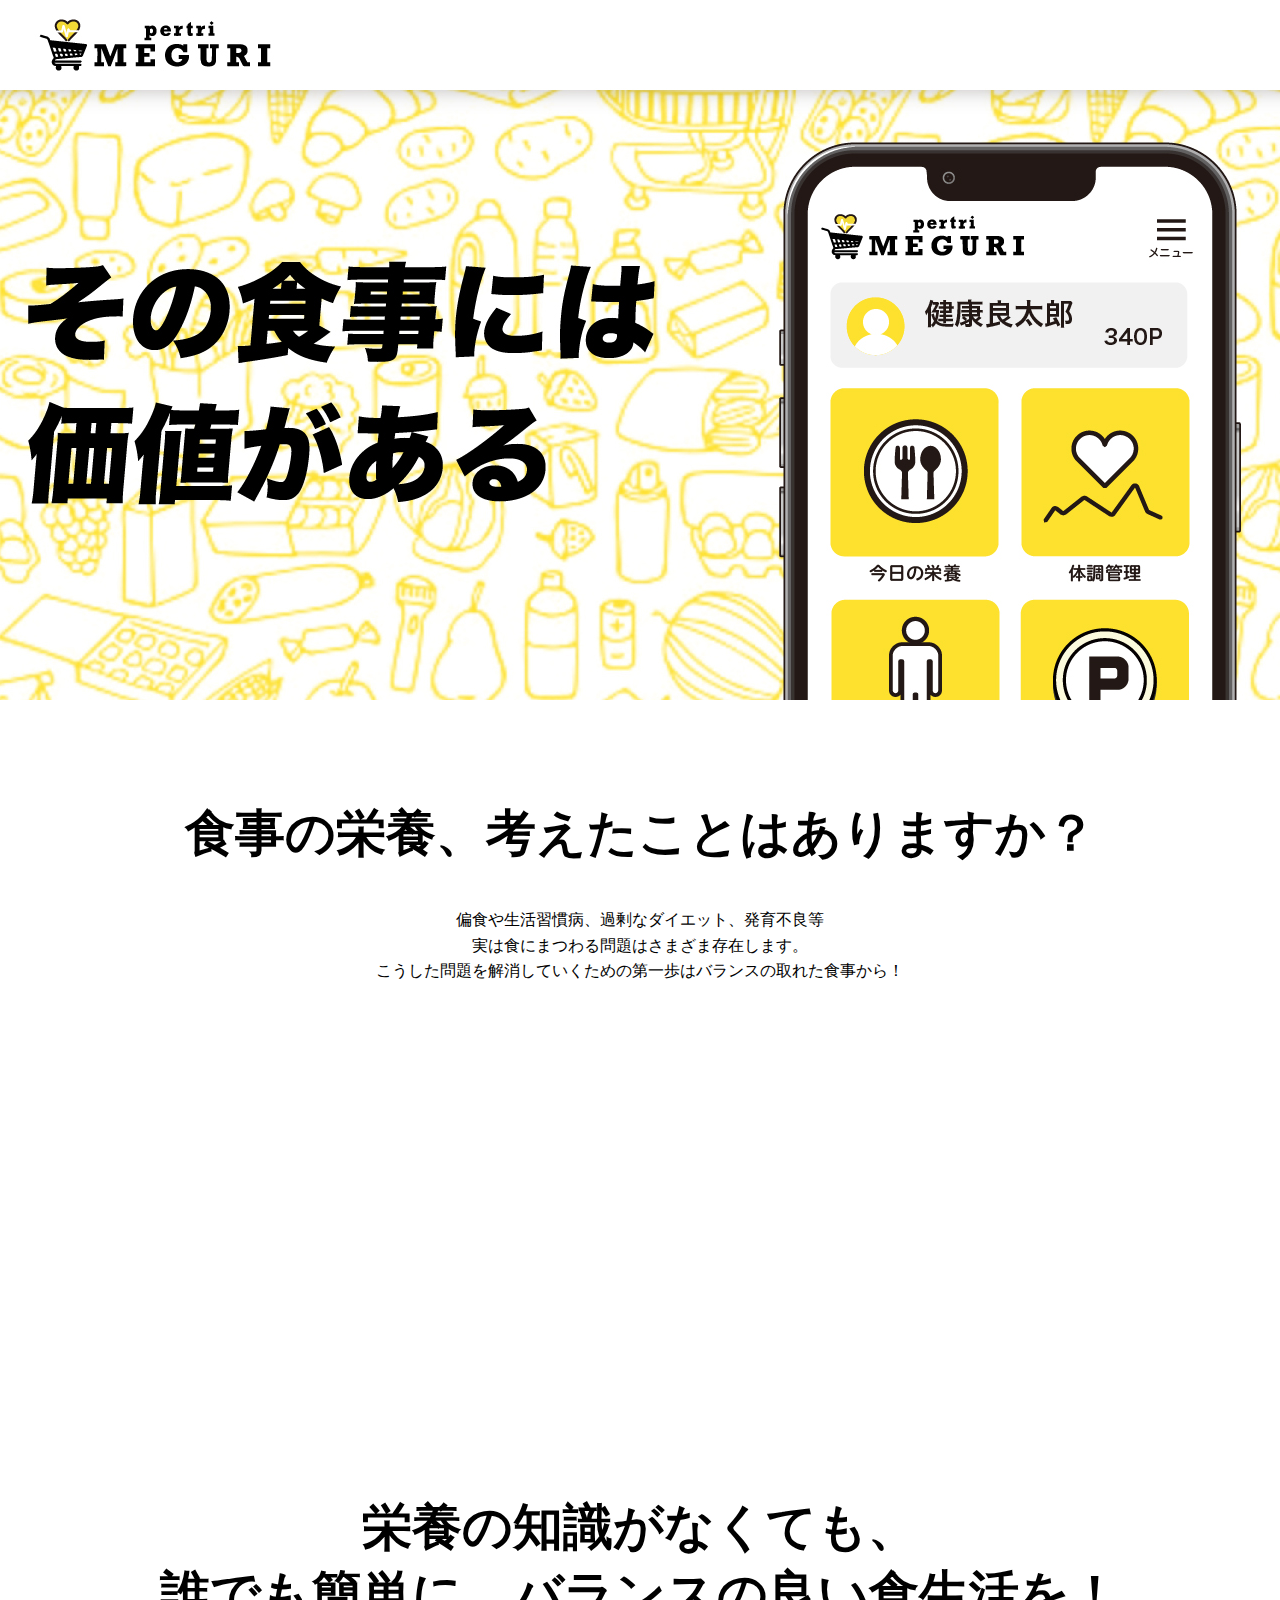
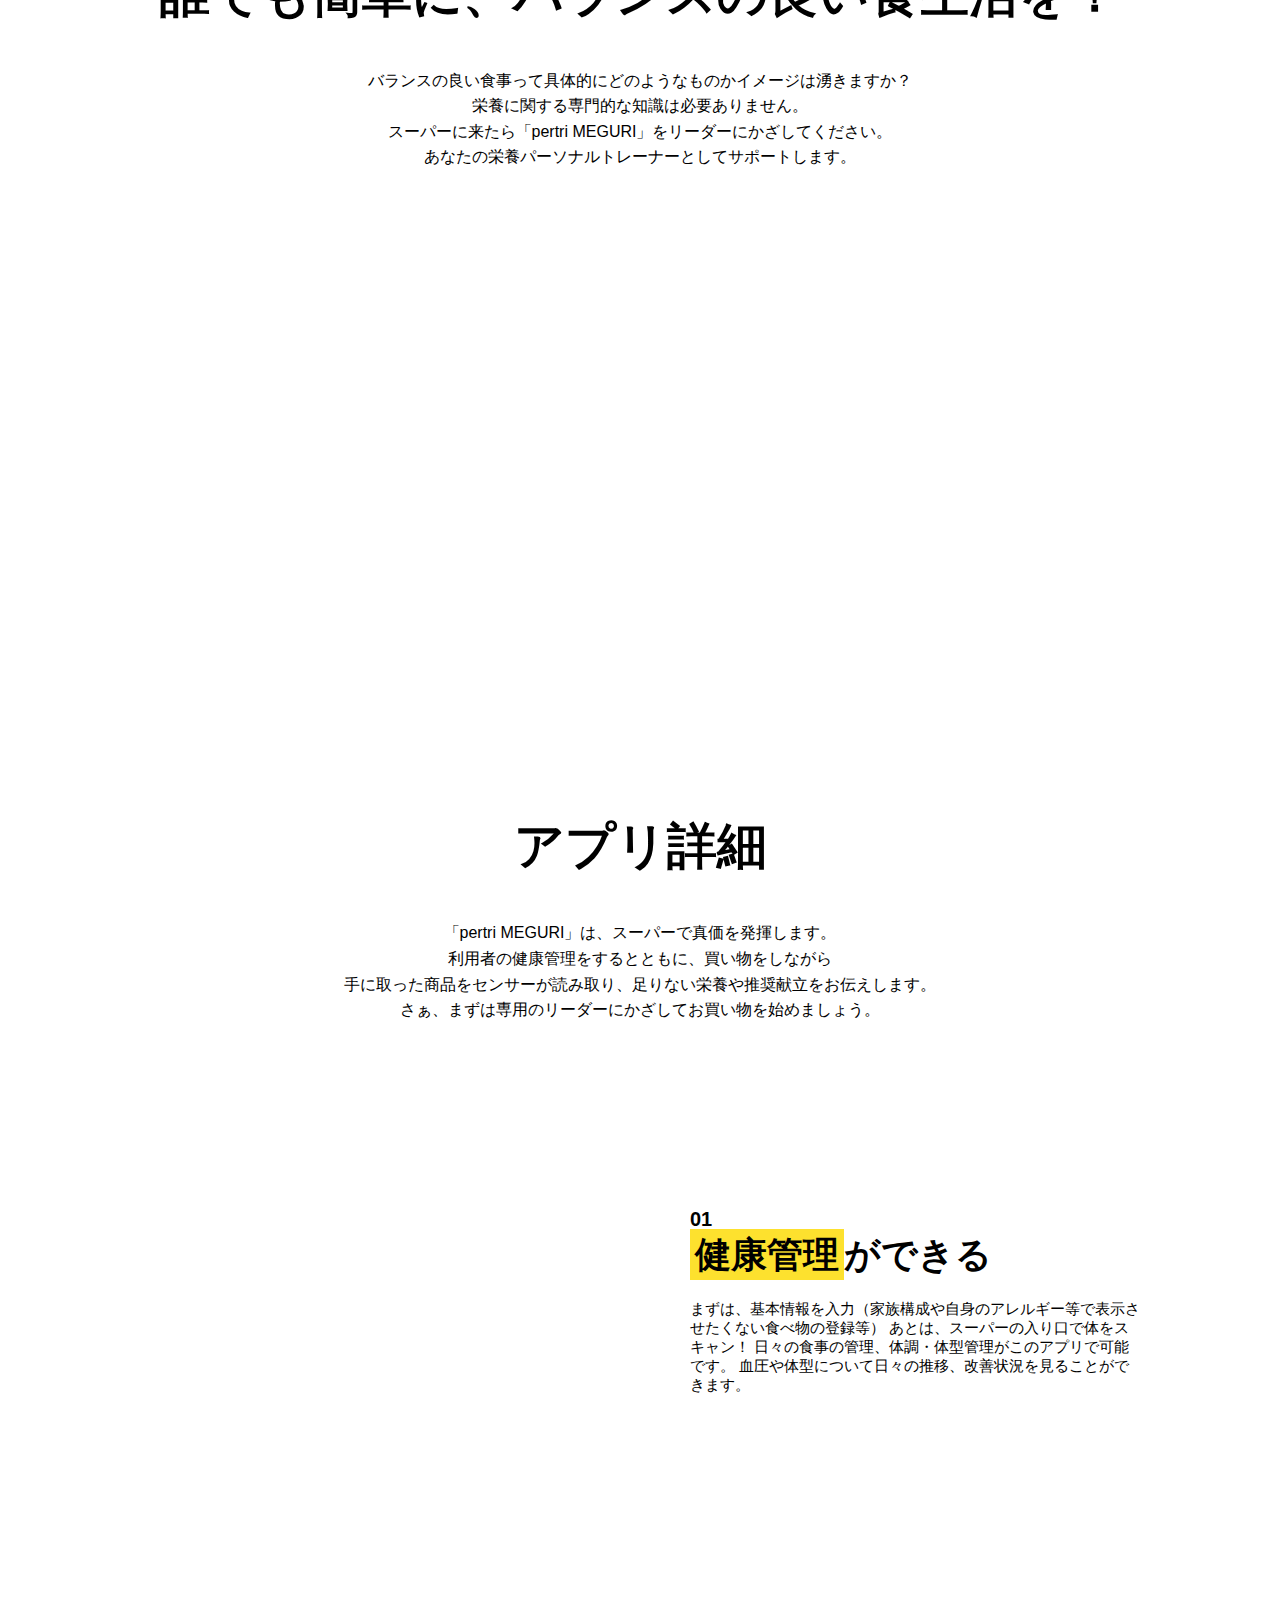
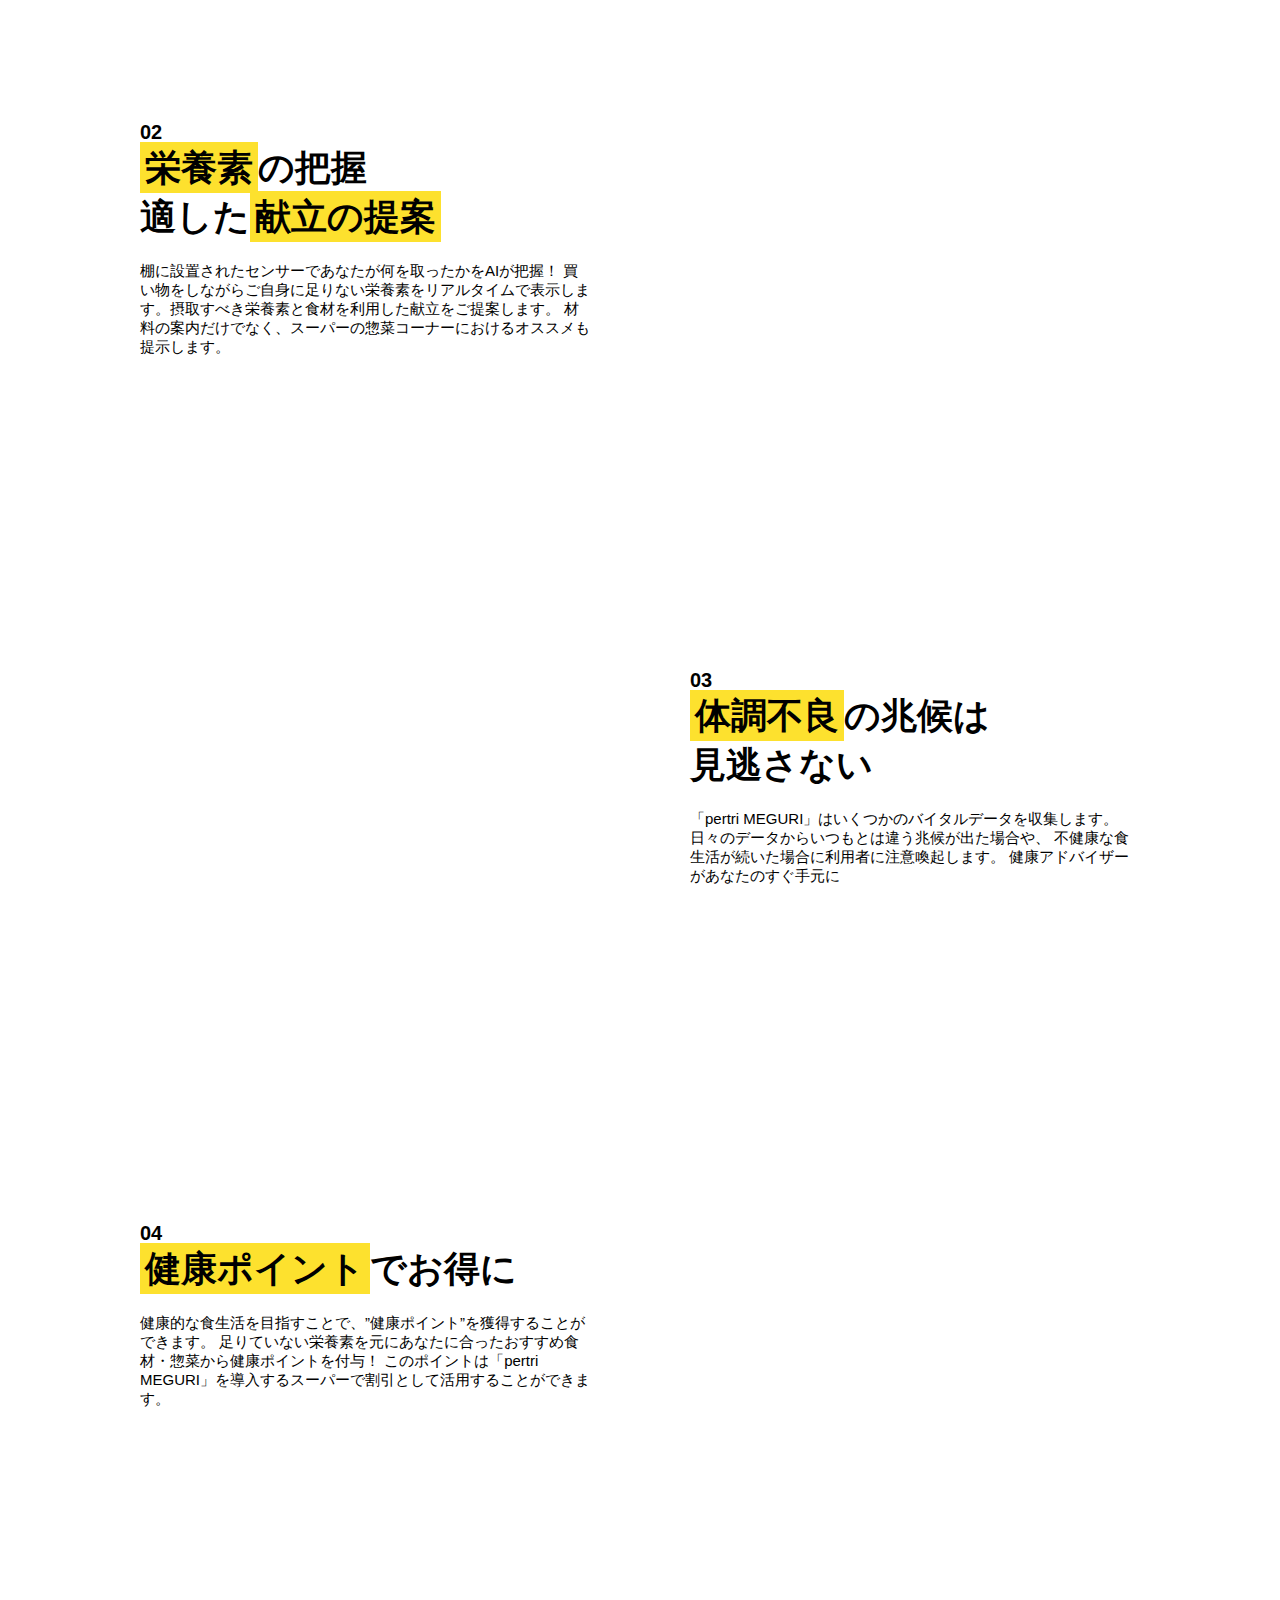
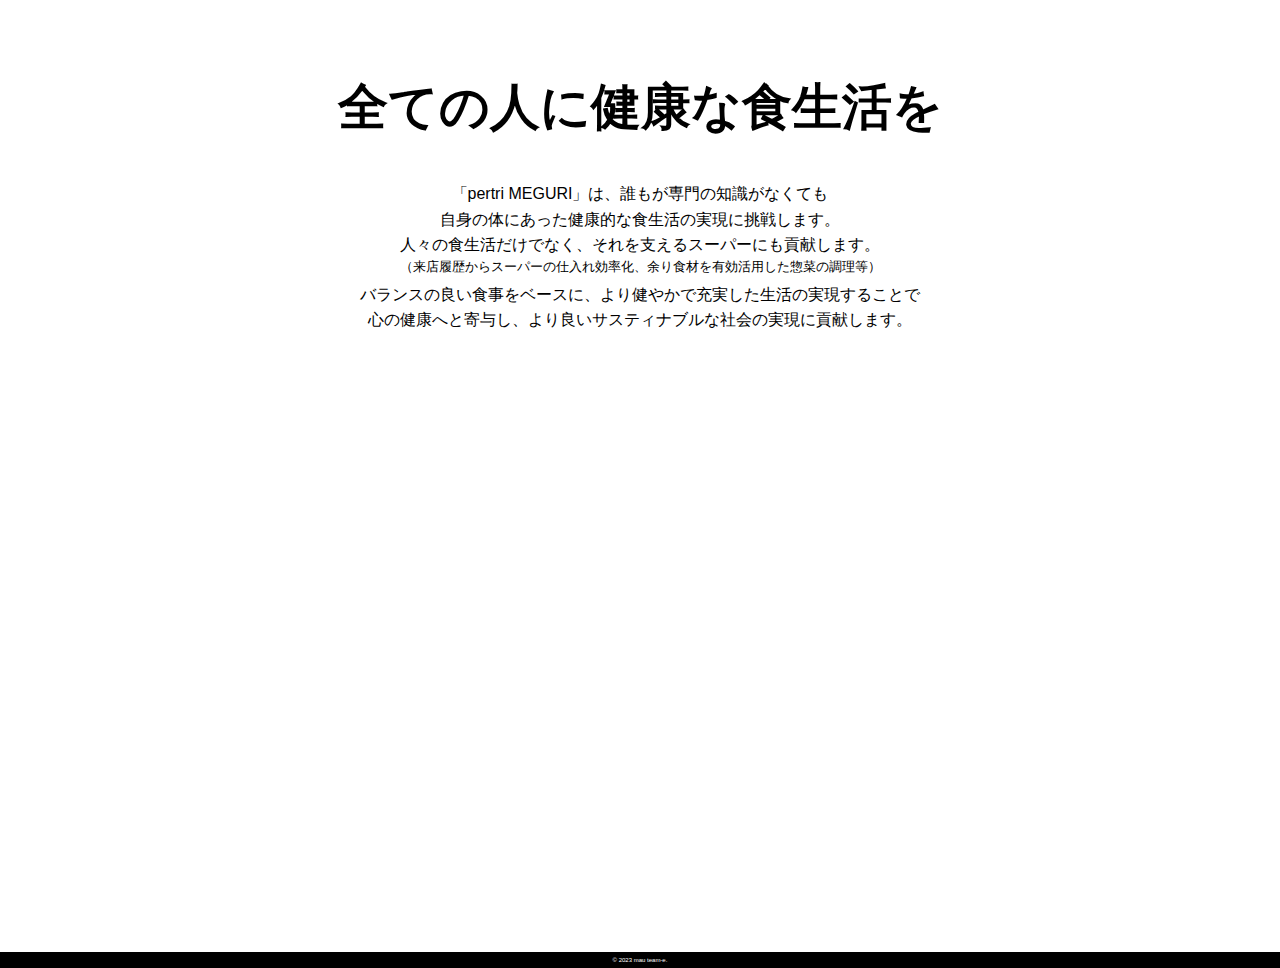
<file: pertri-meguri/index.html>
<!doctype html>
<html>
<head>
<meta charset="UTF-8">
<title>pertri MEGURI</title>
<meta name="viewport" content="width=device-width, maximum-scale=1.0" />
<link href="style.css" rel="stylesheet" type="text/css">
<link rel="icon" href="favicon.ico">
<link href="https://fonts.googleapis.com/css?family=Hind:500&display=swap" rel="stylesheet">
<script src="https://ajax.googleapis.com/ajax/libs/jquery/3.2.1/jquery.min.js"></script>
<script type="text/javascript">
$(function () {
  $(window).scroll(function () {
    const windowHeight = $(window).height();
    const scroll = $(window).scrollTop();

    $('.element').each(function () {
      const targetPosition = $(this).offset().top;
      if (scroll > targetPosition - windowHeight + 100) {
        $(this).addClass("is-fadein");
      }
    });
  });
});
</script>
</head>

<body>
    <section id="mv">
        <div class="mv">
        </div>
    </section>

    <section id="problem">
      <div class="wrapper">
      <h1>食事の栄養、考えたことはありますか？</h1>
      <h2>偏食や生活習慣病、過剰なダイエット、発育不良等<br>
        実は食にまつわる問題はさまざま存在します。<br>
        こうした問題を解消していくための第一歩はバランスの取れた食事から！
      </h2>
      <div class="problem-img element">
        <img src="img/img-1.jpg" width="" alt="" />
      </div>
      </div>
    </section>

    <section class="solution">
      <div class="wrapper">
      <h1>栄養の知識がなくても、 <br>
        誰でも簡単に、バランスの良い食生活を！</h1>
      <h2>
        バランスの良い食事って具体的にどのようなものかイメージは湧きますか？<br>
栄養に関する専門的な知識は必要ありません。<br>
スーパーに来たら「pertri MEGURI」をリーダーにかざしてください。<br>
あなたの栄養パーソナルトレーナーとしてサポートします。
      </h2>
      <div class="problem-img element">
        <img src="img/img-2.jpg" width="" alt="" />
      </div>
      </div>
    </section>

    <section id="application">
      <div class="wrapper">

        <h1>アプリ詳細</h1>
        <h2>「pertri MEGURI」は、スーパーで真価を発揮します。<br>
          利用者の健康管理をするとともに、買い物をしながら<br>
          手に取った商品をセンサーが読み取り、足りない栄養や推奨献立をお伝えします。<br>
          さぁ、まずは専用のリーダーにかざしてお買い物を始めましょう。
        </h2>
        <div class="appitem">
          <div class="left element">
            <img src="img/img3-1.png" width="" alt="" />
          </div>
          <div class="right">
            <h3>01</h3>
            <h4><span class="yellow">健康管理</span>ができる</h4>
            <h5>まずは、基本情報を入力（家族構成や自身のアレルギー等で表示させたくない食べ物の登録等）
              あとは、スーパーの入り口で体をスキャン！
              日々の食事の管理、体調・体型管理がこのアプリで可能です。
              血圧や体型について日々の推移、改善状況を見ることができます。</h5>
          </div>
        </div>
        <div class="appitem">
          <div class="left">
            <h3>02</h3>
            <h4><span class="yellow">栄養素</span>の把握<br>適した<span class="yellow">献立の提案</span></h4>
            <h5>棚に設置されたセンサーであなたが何を取ったかをAIが把握！
              買い物をしながらご自身に足りない栄養素をリアルタイムで表示します。摂取すべき栄養素と食材を利用した献立をご提案します。
              材料の案内だけでなく、スーパーの惣菜コーナーにおけるオススメも提示します。</h5>
          </div>
          <div class="right element">
            <img src="img/img3-2.png" width="" alt="" />
          </div>
        </div>
        <div class="appitem">
          <div class="left element">
            <img src="img/img3-3.png" width="" alt="" />
          </div>
          <div class="right">
            <h3>03</h3>
            <h4><span class="yellow">体調不良</span>の兆候は<br>見逃さない</h4>
            <h5>「pertri MEGURI」はいくつかのバイタルデータを収集します。
              日々のデータからいつもとは違う兆候が出た場合や、
              不健康な食生活が続いた場合に利用者に注意喚起します。
              健康アドバイザーがあなたのすぐ手元に</h5>
          </div>
        </div>
        <div class="appitem">
          <div class="left">
            <h3>04</h3>
            <h4><span class="yellow">健康ポイント</span>でお得に</h4>
            <h5> 
              健康的な食生活を目指すことで、”健康ポイント”を獲得することができます。
足りていない栄養素を元にあなたに合ったおすすめ食材・惣菜から健康ポイントを付与！
このポイントは「pertri MEGURI」を導入するスーパーで割引として活用することができます。</h5>
          </div>
          <div class="right element">
            <img src="img/img3-4.png" width="" alt="" />
          </div>
        </div>

        </div>
    </section>

    <section id="all">
      <div class="wrapper">
      <h1>全ての人に健康な食生活を</h1>
      <p class="h7">
        「pertri MEGURI」は、誰もが専門の知識がなくても<br>
自身の体にあった健康的な食生活の実現に挑戦します。<br>

人々の食生活だけでなく、それを支えるスーパーにも貢献します。</p>
<h6>（来店履歴からスーパーの仕入れ効率化、余り食材を有効活用した惣菜の調理等）</h6><br>
<h2>
バランスの良い食事をベースに、より健やかで充実した生活の実現することで<br>
心の健康へと寄与し、より良いサスティナブルな社会の実現に貢献します。<br>
      </h2>
      <div class="all-img element">
        <img src="img/img-4.jpg" width="" alt="" />
      </div>
      </div>
    </section>

  <footer>© 2023 mau team-e.</footer>
</body>
</html>
</file>
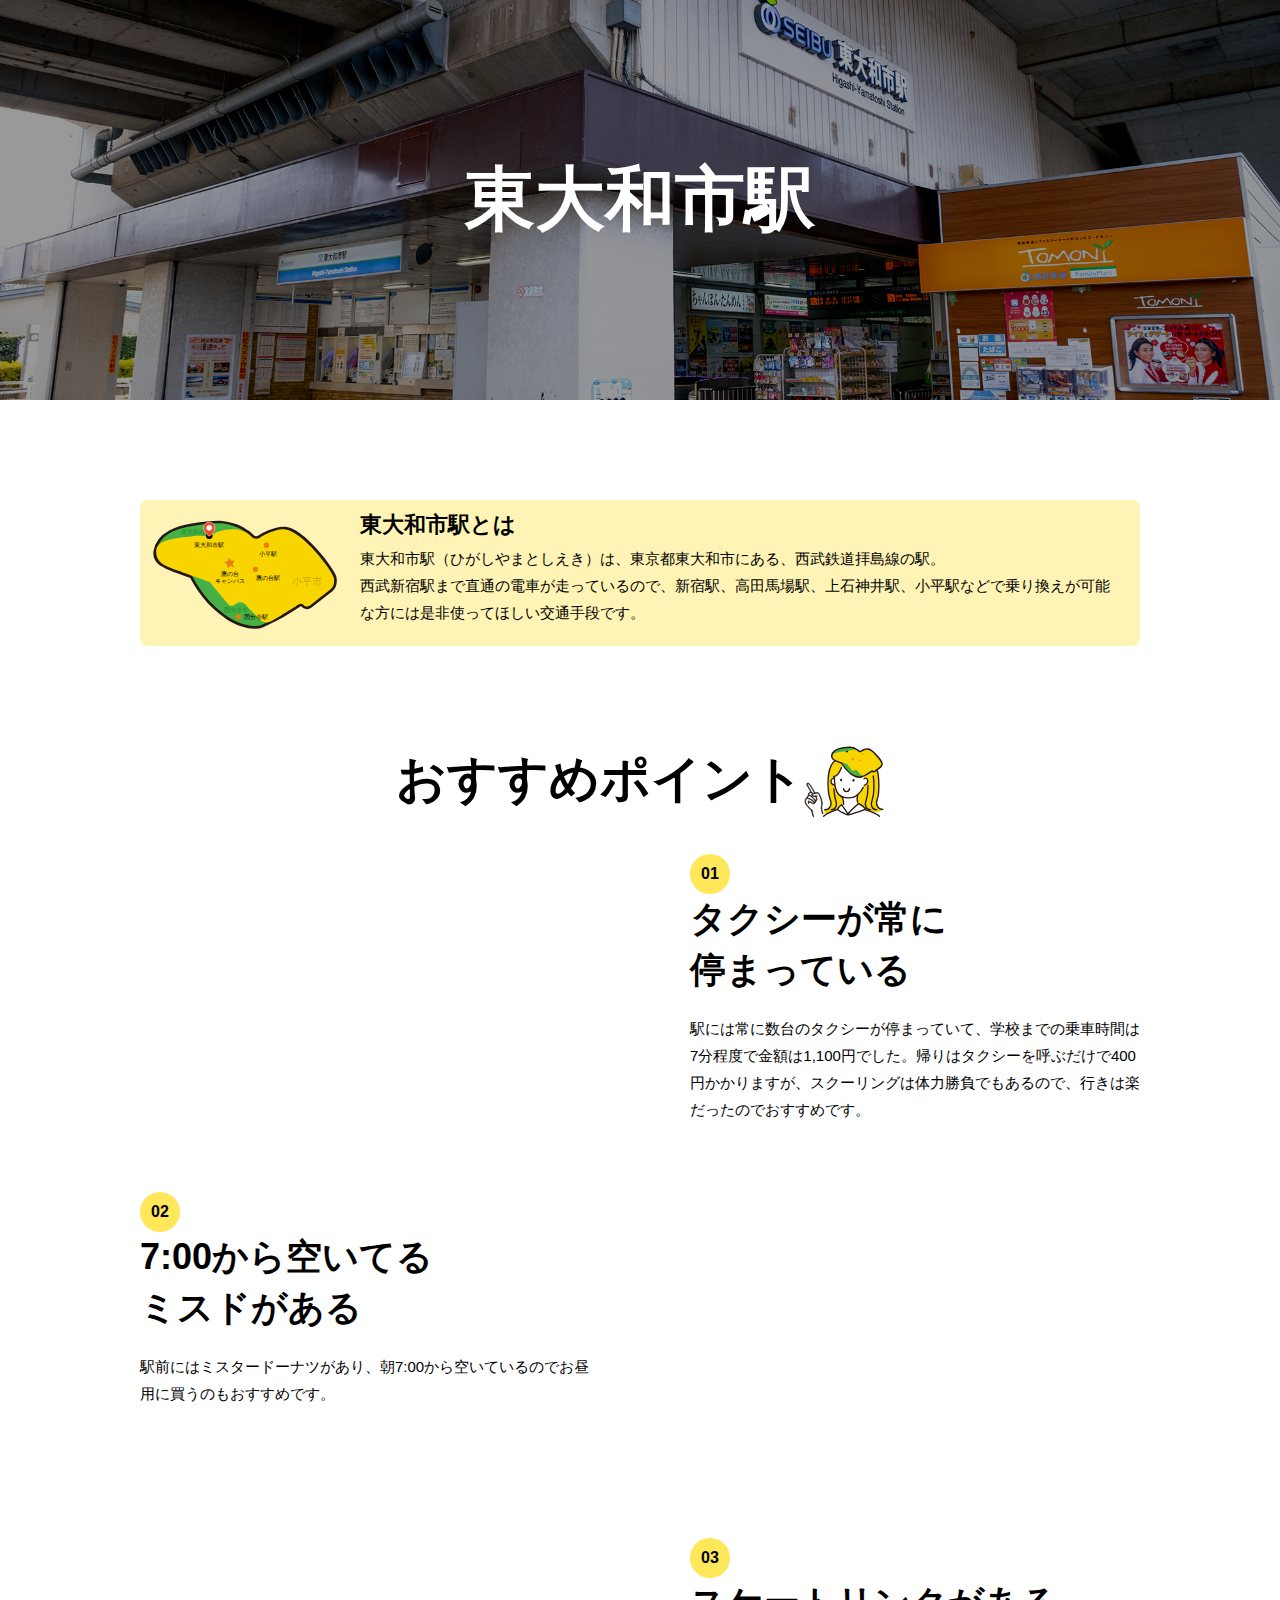
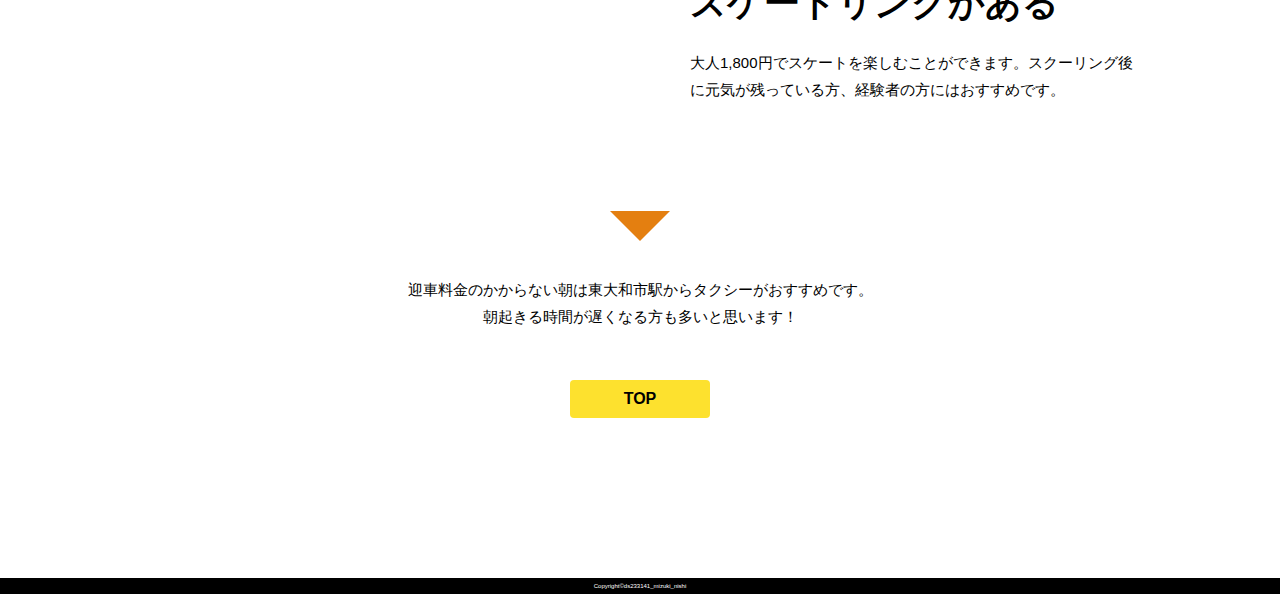
<file: higashiyamatoshi.html>
<!doctype html>
<html>
<head>
<meta charset="UTF-8">
<title>鷹の台キャンパスの通学手段</title>
<meta name="viewport" content="width=device-width, maximum-scale=1.0" />
<link href="style.css" rel="stylesheet" type="text/css">
<link rel="icon" href="favicon.svg">
<link href="https://fonts.googleapis.com/css?family=Hind:500&display=swap" rel="stylesheet">
<script src="https://ajax.googleapis.com/ajax/libs/jquery/3.2.1/jquery.min.js"></script>
<script type="text/javascript">
$(function () {
  $(window).scroll(function () {
    const windowHeight = $(window).height();
    const scroll = $(window).scrollTop();

    $('.element').each(function () {
      const targetPosition = $(this).offset().top;
      if (scroll > targetPosition - windowHeight + 100) {
        $(this).addClass("is-fadein");
      }
    });
  });
});
</script>
</head>

<body>
    <section id="mv">
        <div class="station_higashiyamatoshi">
          <div class="title">
            東大和市駅
          </div>
        </div>
    </section>

    <section id="problem">
      <div class="wrapper">
      <div class="station-about">
        <div class="station-about-left">
          <img src="img/higashiyamatoshi.svg" width="" alt="" />
        </div>
        <div class="station-about-right">
          <h6>東大和市駅とは</h6>
          <h5>東大和市駅（ひがしやまとしえき）は、東京都東大和市にある、西武鉄道拝島線の駅。<br>
            西武新宿駅まで直通の電車が走っているので、新宿駅、高田馬場駅、上石神井駅、小平駅などで乗り換えが可能な方には是非使ってほしい交通手段です。<br>
          </h5>
        </div>
      </div>
      </div>
    </section>

    <section id="application">
      <div class="wrapper">
        <div class="point-title">
          <div class="point"><h1>おすすめポイント</h1></div>
          <div class="min"><img src="img/min.svg" width="" alt="" /></div>
        </div>
        <div class="appitem">
          <div class="left element">
            <img src="img/higashiyamatoshi_1.jpg" width="" alt="" />
          </div>
          <div class="right">
            <h3>01</h3>
            <h4>タクシーが常に<br>停まっている</h4>
            <h5>駅には常に数台のタクシーが停まっていて、学校までの乗車時間は7分程度で金額は1,100円でした。帰りはタクシーを呼ぶだけで400円かかりますが、スクーリングは体力勝負でもあるので、行きは楽だったのでおすすめです。</h5>
          </div>
        </div>
        <div class="appitem">
          <div class="left">
            <h3>02</h3>
            <h4>7:00から空いてる<br>ミスドがある</h4>
            <h5>駅前にはミスタードーナツがあり、朝7:00から空いているのでお昼用に買うのもおすすめです。</h5>
          </div>
          <div class="right element">
            <img src="img/higashiyamatoshi_2.jpg" width="" alt="" />
          </div>
        </div>
        <div class="appitem">
          <div class="left element">
            <img src="img/higashiyamatoshi_3.jpg" width="" alt="" />
          </div>
          <div class="right">
            <h3>03</h3>
            <h4>スケートリンクがある</h4>
            <h5>大人1,800円でスケートを楽しむことができます。スクーリング後に元気が残っている方、経験者の方にはおすすめです。</h5>
          </div>
        </div>
        <div class="">
        <div class="triangle-bottom"></div>
      </div>
        <div class="h7">
          迎車料金のかからない朝は東大和市駅からタクシーがおすすめです。<br>
          朝起きる時間が遅くなる方も多いと思います！
        </div>
        
        <a href="index.html">
          <div class="top">
            TOP
          </div>
        </a>
        </div>
    </section>

    <footer>Copyright©ds233141_mizuki_nishi</footer>
  </body>
</html>
</file>
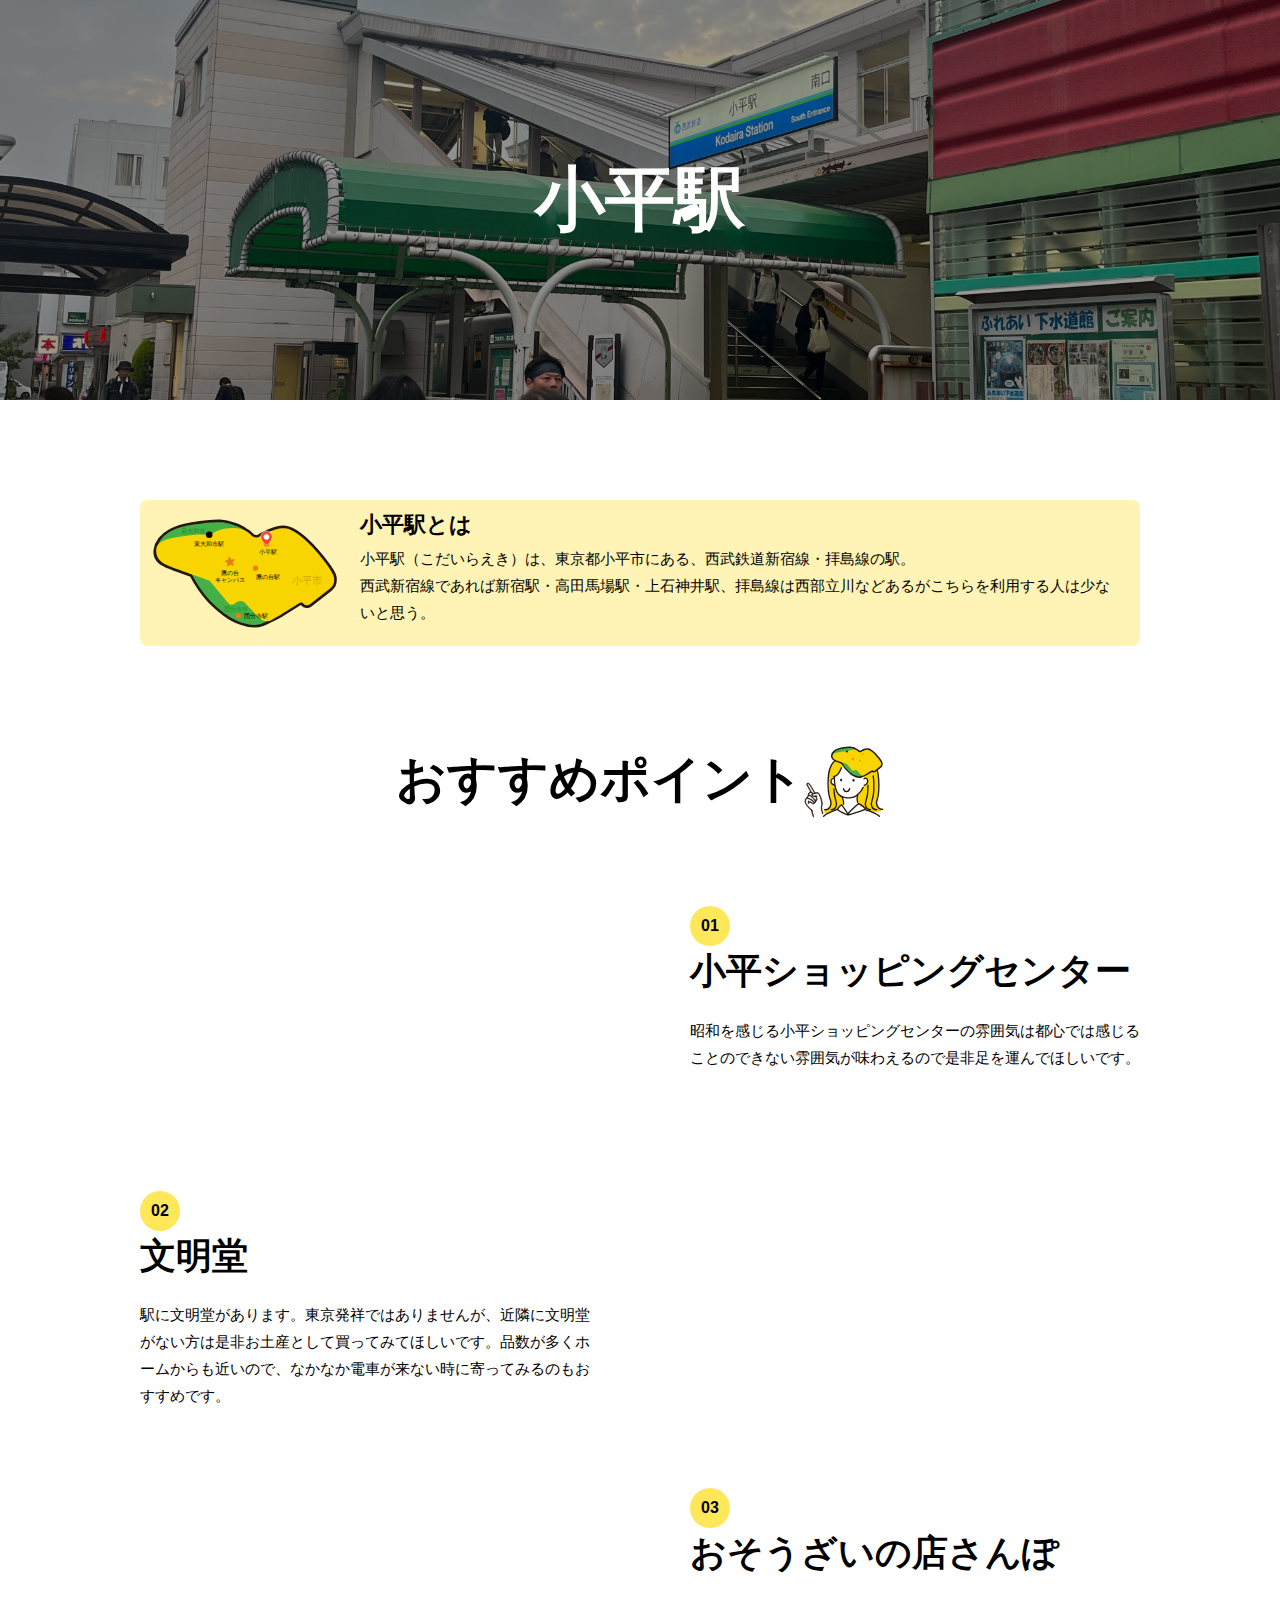
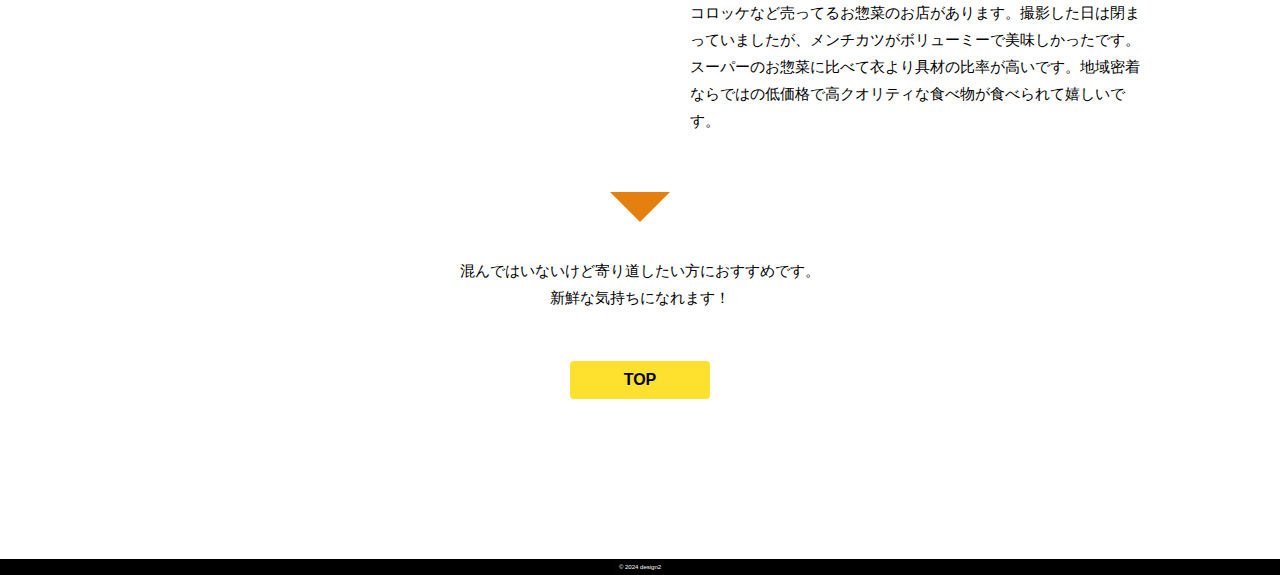
<file: kodaira.html>
<!doctype html>
<html>
<head>
<meta charset="UTF-8">
<title>鷹の台キャンパスの通学手段</title>
<meta name="viewport" content="width=device-width, maximum-scale=1.0" />
<link href="style.css" rel="stylesheet" type="text/css">
<link rel="icon" href="favicon.svg">
<link href="https://fonts.googleapis.com/css?family=Hind:500&display=swap" rel="stylesheet">
<script src="https://ajax.googleapis.com/ajax/libs/jquery/3.2.1/jquery.min.js"></script>
<script type="text/javascript">
$(function () {
  $(window).scroll(function () {
    const windowHeight = $(window).height();
    const scroll = $(window).scrollTop();

    $('.element').each(function () {
      const targetPosition = $(this).offset().top;
      if (scroll > targetPosition - windowHeight + 100) {
        $(this).addClass("is-fadein");
      }
    });
  });
});
</script>
</head>

<body>
    <section id="mv">
        <div class="station_kodaira">
          <div class="title">
            小平駅
          </div>
        </div>
    </section>

    <section id="problem">
      <div class="wrapper">
      <div class="station-about">
        <div class="station-about-left">
          <img src="img/kodaira.svg" width="" alt="" />
        </div>
        <div class="station-about-right">
          <h6>小平駅とは</h6>
          <h5>小平駅（こだいらえき）は、東京都小平市にある、西武鉄道新宿線・拝島線の駅。<br>
            西武新宿線であれば新宿駅・高田馬場駅・上石神井駅、拝島線は西部立川などあるがこちらを利用する人は少ないと思う。<br>
          </h5>
        </div>
      </div>
      </div>
    </section>

    <section id="application">
      <div class="wrapper">
        <div class="point-title">
          <div class="point"><h1>おすすめポイント</h1></div>
          <div class="min"><img src="img/min.svg" width="" alt="" /></div>
        </div>
        <div class="appitem">
          <div class="left element">
            <img src="img/kodaira_1.jpg" width="" alt="" />
          </div>
          <div class="right">
            <h3>01</h3>
            <h4>小平ショッピングセンター</h4>
            <h5>昭和を感じる小平ショッピングセンターの雰囲気は都心では感じることのできない雰囲気が味わえるので是非足を運んでほしいです。</h5>
          </div>
        </div>
        <div class="appitem">
          <div class="left">
            <h3>02</h3>
            <h4>文明堂</h4>
            <h5>駅に文明堂があります。東京発祥ではありませんが、近隣に文明堂がない方は是非お土産として買ってみてほしいです。品数が多くホームからも近いので、なかなか電車が来ない時に寄ってみるのもおすすめです。</h5>
          </div>
          <div class="right element">
            <img src="img/kodaira_2.jpg" width="" alt="" />
          </div>
        </div>
        <div class="appitem">
          <div class="left element">
            <img src="img/kodaira_3.jpg" width="" alt="" />
          </div>
          <div class="right">
            <h3>03</h3>
            <h4>おそうざいの店さんぽ</h4>
            <h5>コロッケなど売ってるお惣菜のお店があります。撮影した日は閉まっていましたが、メンチカツがボリューミーで美味しかったです。スーパーのお惣菜に比べて衣より具材の比率が高いです。地域密着ならではの低価格で高クオリティな食べ物が食べられて嬉しいです。
            </h5>
          </div>
        </div>
        <div class="">
        <div class="triangle-bottom"></div>
      </div>
        <div class="h7">
          混んではいないけど寄り道したい方におすすめです。<br>
          新鮮な気持ちになれます！
        </div>
        <a href="index.html">
          <div class="top">
            TOP
          </div>
        </a>
        </div>
    </section>

  <footer>© 2024 design2</footer>
</body>
</html>
</file>
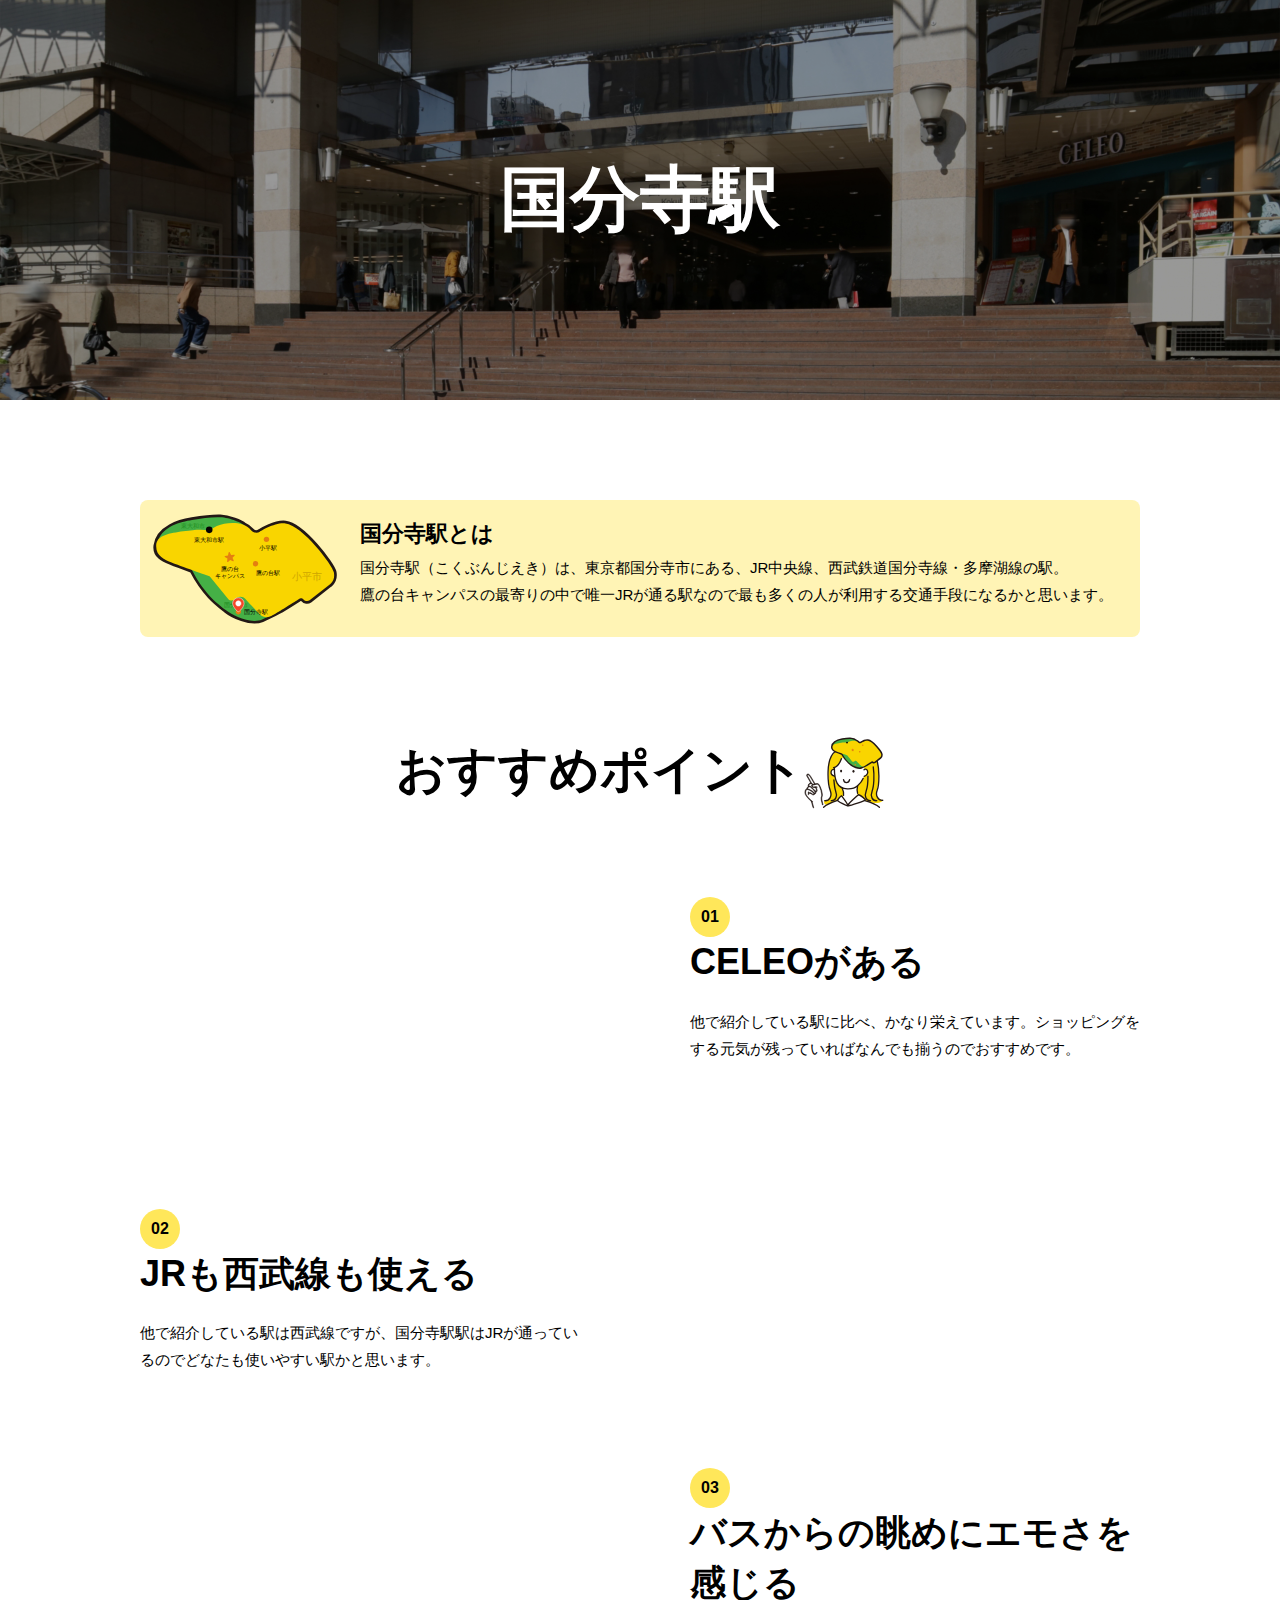
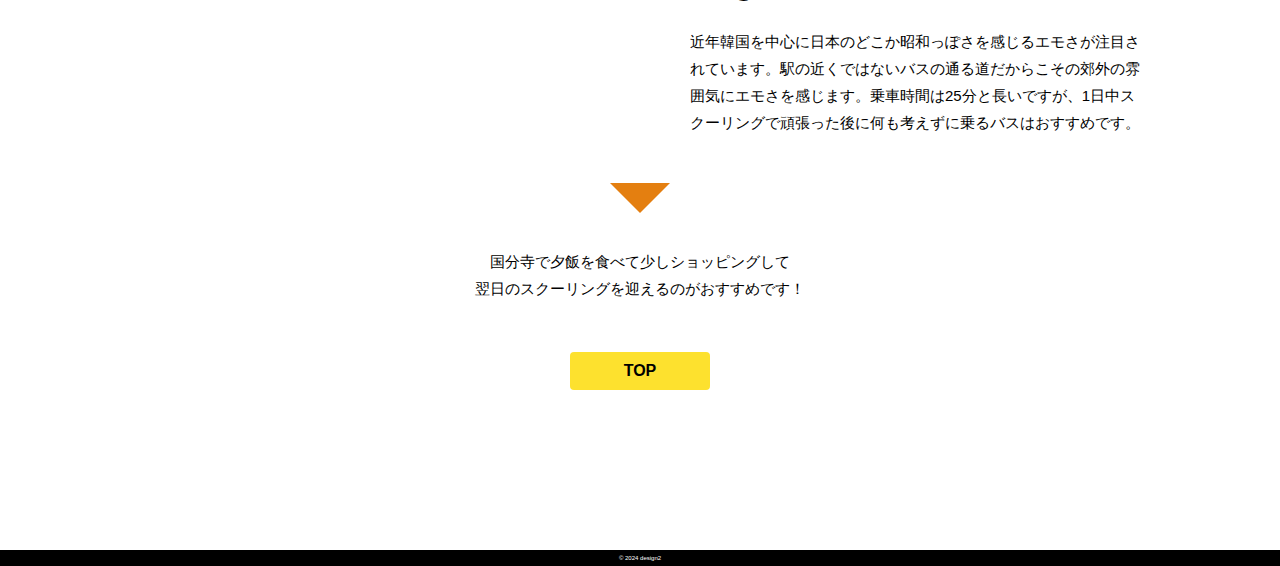
<file: kokubunji.html>
<!doctype html>
<html>
<head>
<meta charset="UTF-8">
<title>鷹の台キャンパスの通学手段</title>
<meta name="viewport" content="width=device-width, maximum-scale=1.0" />
<link href="style.css" rel="stylesheet" type="text/css">
<link rel="icon" href="favicon.svg">
<link href="https://fonts.googleapis.com/css?family=Hind:500&display=swap" rel="stylesheet">
<script src="https://ajax.googleapis.com/ajax/libs/jquery/3.2.1/jquery.min.js"></script>
<script type="text/javascript">
$(function () {
  $(window).scroll(function () {
    const windowHeight = $(window).height();
    const scroll = $(window).scrollTop();

    $('.element').each(function () {
      const targetPosition = $(this).offset().top;
      if (scroll > targetPosition - windowHeight + 100) {
        $(this).addClass("is-fadein");
      }
    });
  });
});
</script>
</head>

<body>
    <section id="mv">
        <div class="station_kokubunji">
          <div class="title">
            国分寺駅
          </div>
        </div>
    </section>

    <section id="problem">
      <div class="wrapper">
      <div class="station-about">
        <div class="station-about-left">
          <img src="img/kokubunji.svg" width="" alt="" />
        </div>
        <div class="station-about-right">
          <h6>国分寺駅とは</h6>
          <h5>国分寺駅（こくぶんじえき）は、東京都国分寺市にある、JR中央線、西武鉄道国分寺線・多摩湖線の駅。<br>
            鷹の台キャンパスの最寄りの中で唯一JRが通る駅なので最も多くの人が利用する交通手段になるかと思います。<br>
          </h5>
        </div>
      </div>
      </div>
    </section>

    <section id="application">
      <div class="wrapper">
        <div class="point-title">
          <div class="point"><h1>おすすめポイント</h1></div>
          <div class="min"><img src="img/min.svg" width="" alt="" /></div>
        </div>
        <div class="appitem">
          <div class="left element">
            <img src="img/kokubunji_1.jpg" width="" alt="" />
          </div>
          <div class="right">
            <h3>01</h3>
            <h4>CELEOがある</h4>
            <h5>他で紹介している駅に比べ、かなり栄えています。ショッピングをする元気が残っていればなんでも揃うのでおすすめです。</h5>
          </div>
        </div>
        <div class="appitem">
          <div class="left">
            <h3>02</h3>
            <h4>JRも西武線も使える</h4>
            <h5>他で紹介している駅は西武線ですが、国分寺駅駅はJRが通っているのでどなたも使いやすい駅かと思います。</h5>
          </div>
          <div class="right element">
            <img src="img/kokubunji_2.jpg" width="" alt="" />
          </div>
        </div>
        <div class="appitem">
          <div class="left element">
            <img src="img/kokubunji_3.jpg" width="" alt="" />
          </div>
          <div class="right">
            <h3>03</h3>
            <h4>バスからの眺めにエモさを感じる</h4>
            <h5>近年韓国を中心に日本のどこか昭和っぽさを感じるエモさが注目されています。駅の近くではないバスの通る道だからこその郊外の雰囲気にエモさを感じます。乗車時間は25分と長いですが、1日中スクーリングで頑張った後に何も考えずに乗るバスはおすすめです。
            </h5>
          </div>
        </div>
        <div class="">
        <div class="triangle-bottom"></div>
      </div>
        <div class="h7">
          国分寺で夕飯を食べて少しショッピングして<br>
          翌日のスクーリングを迎えるのがおすすめです！
        </div>
        <a href="index.html">
          <div class="top">
            TOP
          </div>
        </a>
        </div>
    </section>

  <footer>© 2024 design2</footer>
</body>
</html>
</file>
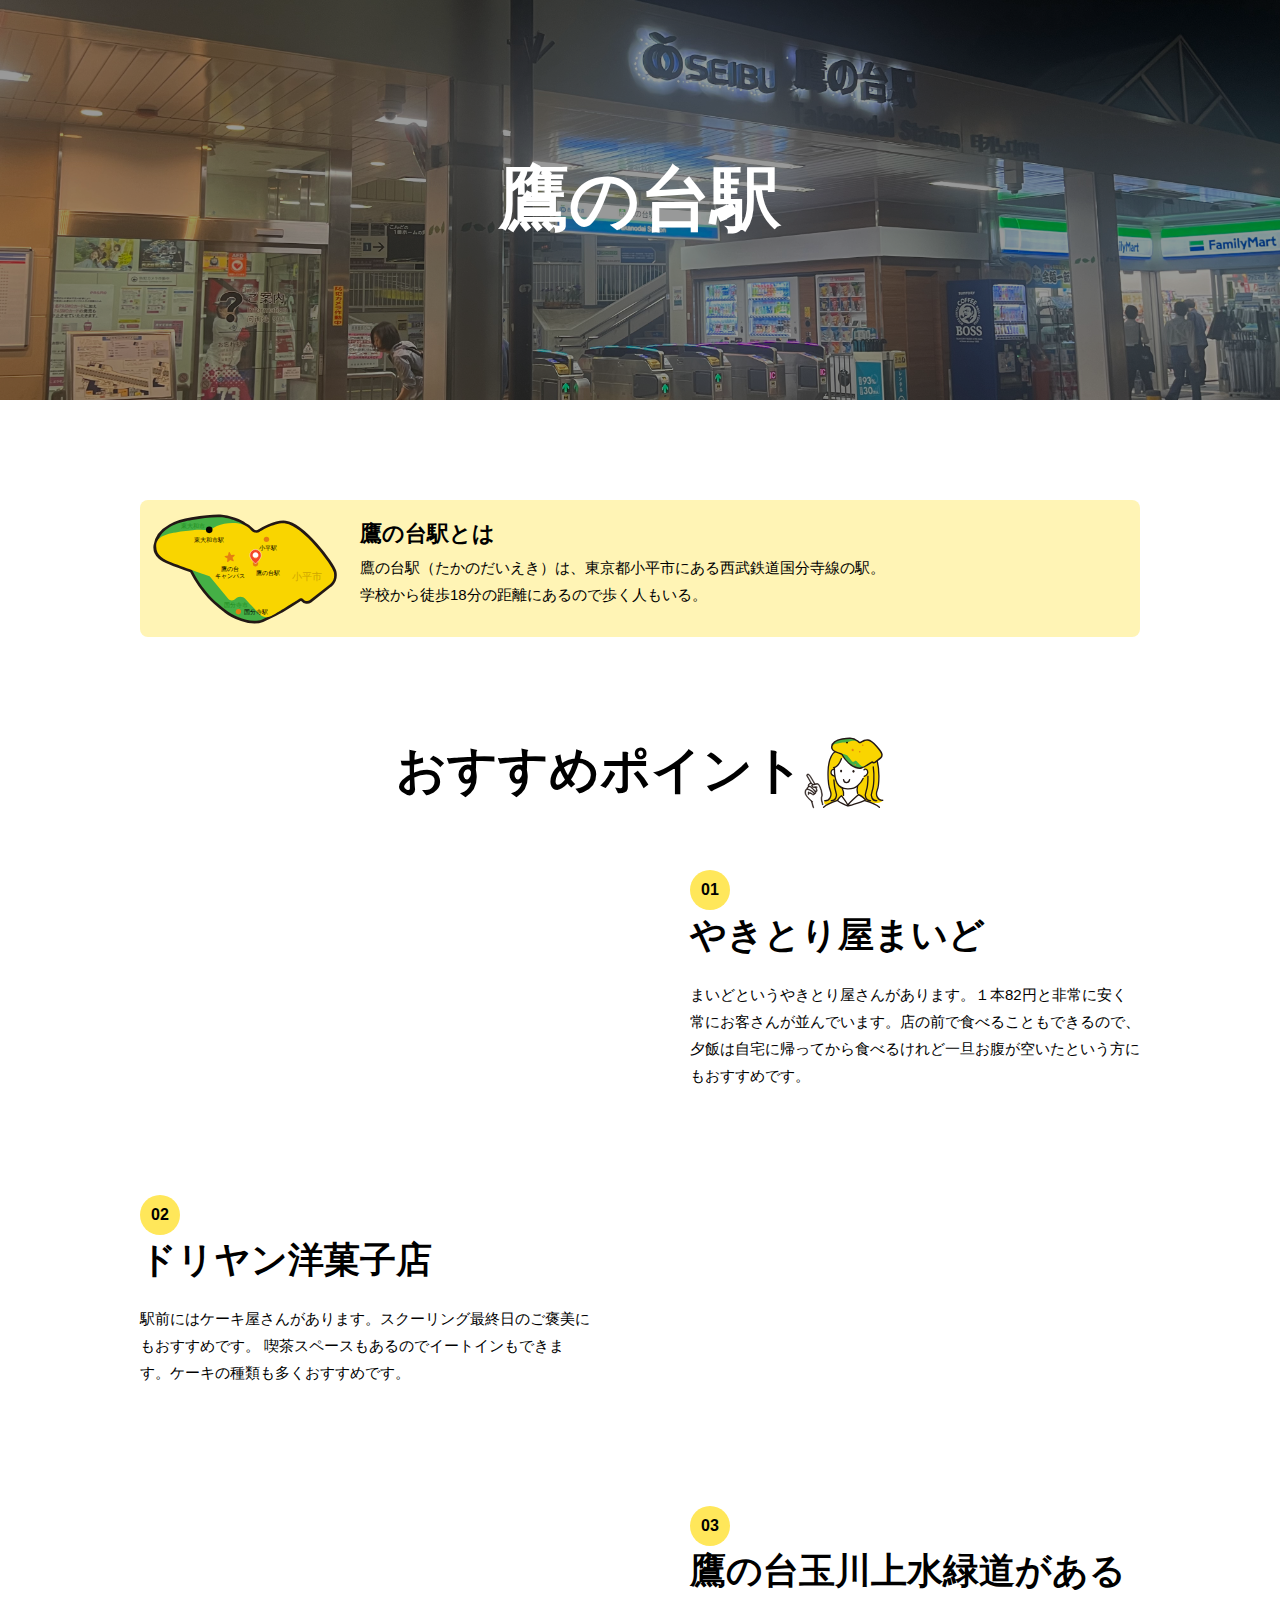
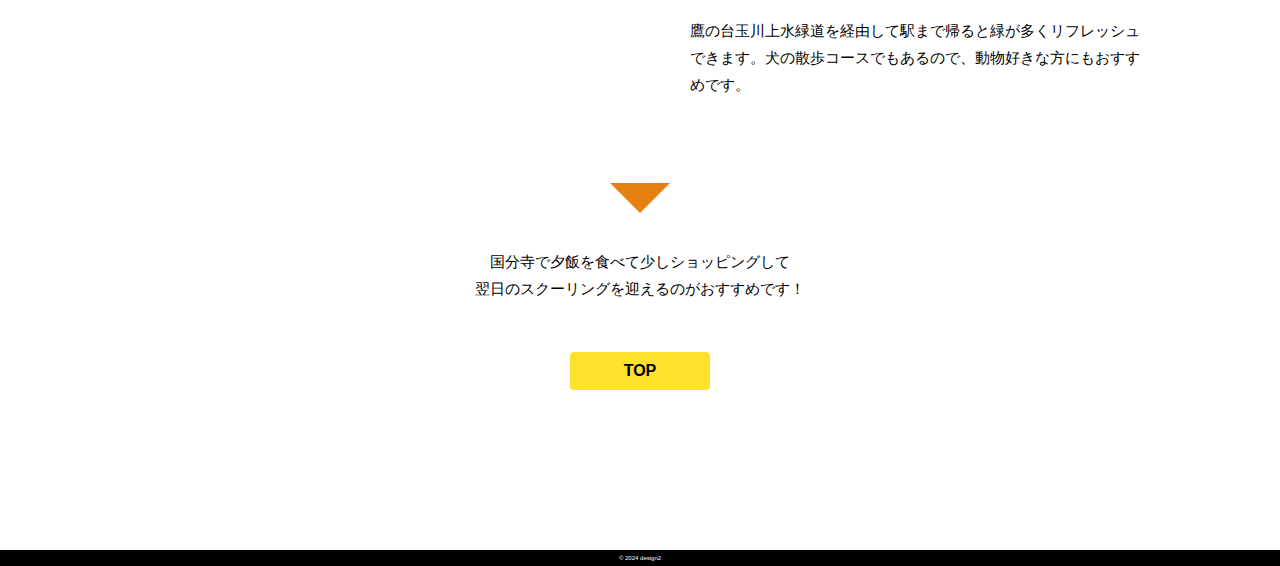
<file: takanodai.html>
<!doctype html>
<html>
<head>
<meta charset="UTF-8">
<title>鷹の台キャンパスの通学手段</title>
<meta name="viewport" content="width=device-width, maximum-scale=1.0" />
<link href="style.css" rel="stylesheet" type="text/css">
<link rel="icon" href="favicon.svg">
<link href="https://fonts.googleapis.com/css?family=Hind:500&display=swap" rel="stylesheet">
<script src="https://ajax.googleapis.com/ajax/libs/jquery/3.2.1/jquery.min.js"></script>
<script type="text/javascript">
$(function () {
  $(window).scroll(function () {
    const windowHeight = $(window).height();
    const scroll = $(window).scrollTop();

    $('.element').each(function () {
      const targetPosition = $(this).offset().top;
      if (scroll > targetPosition - windowHeight + 100) {
        $(this).addClass("is-fadein");
      }
    });
  });
});
</script>
</head>

<body>
    <section id="mv">
        <div class="station_takanodai">
          <div class="title">
            鷹の台駅
          </div>
        </div>
    </section>

    <section id="problem">
      <div class="wrapper">
      <div class="station-about">
        <div class="station-about-left">
          <img src="img/takanodai.svg" width="" alt="" />
        </div>
        <div class="station-about-right">
          <h6>鷹の台駅とは</h6>
          <h5>鷹の台駅（たかのだいえき）は、東京都小平市にある西武鉄道国分寺線の駅。<br>
            学校から徒歩18分の距離にあるので歩く人もいる。<br>
          </h5>
        </div>
      </div>
      </div>
    </section>

    <section id="application">
      <div class="wrapper">
        <div class="point-title">
          <div class="point"><h1>おすすめポイント</h1></div>
          <div class="min"><img src="img/min.svg" width="" alt="" /></div>
        </div>
        <div class="appitem">
          <div class="left element">
            <img src="img/takanodai_1.jpg" width="" alt="" />
          </div>
          <div class="right">
            <h3>01</h3>
            <h4>やきとり屋まいど</h4>
            <h5>まいどというやきとり屋さんがあります。１本82円と非常に安く常にお客さんが並んでいます。店の前で食べることもできるので、夕飯は自宅に帰ってから食べるけれど一旦お腹が空いたという方にもおすすめです。</h5>
          </div>
        </div>
        <div class="appitem">
          <div class="left">
            <h3>02</h3>
            <h4>ドリヤン洋菓子店</h4>
            <h5>駅前にはケーキ屋さんがあります。スクーリング最終日のご褒美にもおすすめです。
              喫茶スペースもあるのでイートインもできます。ケーキの種類も多くおすすめです。</h5>
          </div>
          <div class="right element">
            <img src="img/takanodai_2.jpg" width="" alt="" />
          </div>
        </div>
        <div class="appitem">
          <div class="left element">
            <img src="img/takanodai_3.jpg" width="" alt="" />
          </div>
          <div class="right">
            <h3>03</h3>
            <h4>鷹の台玉川上水緑道がある</h4>
            <h5>鷹の台玉川上水緑道を経由して駅まで帰ると緑が多くリフレッシュできます。犬の散歩コースでもあるので、動物好きな方にもおすすめです。
            </h5>
          </div>
        </div>
        <div class="">
        <div class="triangle-bottom"></div>
      </div>
        <div class="h7">
          国分寺で夕飯を食べて少しショッピングして<br>
          翌日のスクーリングを迎えるのがおすすめです！
        </div>
        <a href="index.html">
          <div class="top">
            TOP
          </div>
        </a>
        </div>
    </section>

  <footer>© 2024 design2</footer>
</body>
</html>
</file>
<file: pertri-meguri/style.css>
* {
	font-size: 62.5%;
	margin: 0;
    padding: 0;
    list-style: none;
    text-decoration: none;
}
body {
	font-family: 'Hiragino Kaku Gothic Pro', 'ヒラギノ角ゴ Pro W3', Meiryo, メイリオ, Osaka, 'MS PGothic', arial, helvetica, sans-serif;
}
img{
	vertical-align: top;
	width: 100%;
}
.wrapper{
	max-width: 1000px;
	margin: 0 auto;
}
h1{
	font-size: 5rem;
	text-align: center;
	margin-bottom: 40px;
}
h2{
	font-size: 1.6rem;
	line-height: 1.6;
	font-weight: normal;
	margin-bottom: 30px;
	text-align: center;
}
h3{
	font-size: 2rem;
}
h4{
	font-size: 3.6rem;
	margin-bottom: 20px;
}
h5{
	font-size: 1.5rem;
	font-weight: normal;
	margin-bottom: 10px;
}
h6{
	font-size: 1.3rem;
	font-weight: normal;
	text-align: center;
}
.h7{
	font-size: 1.6rem;
	line-height: 1.6;
	font-weight: normal;
	text-align: center;
}
#mv{
	margin-bottom: 100px;
}
.mv{
	background: url(mv.jpg) no-repeat;
    height: 700px;
	width: 100%;
	background-position: center;
	background-size:cover
}
.appitem{
	display: flex;
	align-items: center;
	justify-content:space-between;
	margin-bottom: 30px;
}
.right{
	width:45%;
	max-width: 100%;
}
.right img{
	width:100%;
}
.left{
	width:45%;
	max-width: 100%;
}
.left img{
	width:100%;
}
.yellow{
	font-size: 3.6rem;
	background: #FDE12E;
	padding: 5px;
}

#solution{
	margin: 70px 0 100px;
}
#application{
	margin: 70px 0 100px;
}
#application h2{
	text-align: center;
}

#all{
	margin: 70px 0 100px;
}

#problem{
	margin: 70px 0 100px;
}
.problem-img{
	max-width: 100%;
}

footer{
	color: #fff;
	text-align: center;
	background: #000;
	padding: 5px 0;
}
.element {
	/* 最初は非表示 */
	transform: translateY(40px);
	opacity: 0;
	visibility: hidden;
	transition: transform 1s, opacity 1s, visibility 1s;
  }
  /* フェードイン時に入るクラス */
  .is-fadein {
	transform: translateX(0);
	opacity: 1;
	visibility: visible;
  }
</file>
<file: style.css>
* {
	font-size: 62.5%;
	margin: 0;
    padding: 0;
    list-style: none;
    text-decoration: none;
}
body {
	font-family: 'Hiragino Kaku Gothic Pro', 'ヒラギノ角ゴ Pro W3', Meiryo, メイリオ, Osaka, 'MS PGothic', arial, helvetica, sans-serif;
}
img{
	vertical-align: top;
	width: 100%;
}
.wrapper{
	max-width: 1000px;
	margin: 0 auto;
}
h1{
	font-size: 5rem;
	text-align: center;
	margin-bottom: 40px;
}
h2{
	font-size: 1.6rem;
	line-height: 1.6;
	font-weight: normal;
	margin-bottom: 30px;
	text-align: center;
}
h3{
	font-size: 1.6rem;
	display: inline-block;
	width: 40px;
	height: 40px;
	border-radius: 50%;
	background: #FFE75A;
	text-align:center;
	line-height: 40px;
}
h4{
	font-size: 3.6rem;
	margin-bottom: 20px;
	line-height: 1.4;
}
h5{
	font-size: 1.5rem;
	font-weight: normal;
	margin-bottom: 10px;
	line-height: 1.8;
}
h6{
	font-size: 2.2rem;
	margin-bottom: 5px;
}
.h7{
	font-size: 1.5rem;
	font-weight: normal;
	text-align: center;
	line-height: 1.8;
	margin-top: 100px;
}
#mv{
	margin-bottom: 100px;
	background: #FFE75A;
}
.mv{
    height: 550px;
	max-width: 1000px;
	margin: 0 auto;
	background-position: center;
	background-size:cover;
	display: flex;
    align-items: center;
    justify-content: space-between;
}
.station-about{
	display: flex;
	align-items: center;
    justify-content: space-between;
	background: #fff4b5;
	border-radius: 8px;
}
.station-about-left{
	padding: 10px;
	width: 20%;
}
.station-about-right{
	padding: 10px 20px 10px 10px;
	width: 80%;
}
.station_higashiyamatoshi{
	background: url(higashiyamatoshi.jpg) no-repeat;
    height: 400px;
    width: 100%;
    background-position: center;
    background-size: cover;
	position: relative;
	z-index: 0;
}
.station_higashiyamatoshi::before{
	content: '';
	position: absolute;
	width: 100%;
	height: 100%;
	background: inherit;
	filter: brightness(60%);
	/* 最背面へ */
	z-index: -1;
}
.station_kokubunji{
	background: url(kokubunji.jpg) no-repeat;
    height: 400px;
    width: 100%;
    background-position: center;
    background-size: cover;
	position: relative;
	z-index: 0;
}
.station_kokubunji::before{
	content: '';
	position: absolute;
	width: 100%;
	height: 100%;
	background: inherit;
	filter: brightness(60%);
	/* 最背面へ */
	z-index: -1;
}
.station_kodaira{
	background: url(kodaira.jpg) no-repeat;
    height: 400px;
    width: 100%;
    background-position: center;
    background-size: cover;
	position: relative;
	z-index: 0;
}
.station_kodaira::before{
	content: '';
	position: absolute;
	width: 100%;
	height: 100%;
	background: inherit;
	filter: brightness(60%);
	/* 最背面へ */
	z-index: -1;
}
.station_takanodai{
	background: url(takanodai.jpg) no-repeat;
    height: 400px;
    width: 100%;
    background-position: center;
    background-size: cover;
	position: relative;
	z-index: 0;
}
.station_takanodai::before{
	content: '';
	position: absolute;
	width: 100%;
	height: 100%;
	background: inherit;
	filter: brightness(60%);
	/* 最背面へ */
	z-index: -1;
}
.title{
	color: #fff;
	font-weight: bold;
	position: absolute;
	text-align: center;
	width: 100%;
	font-size: 70px;
	top: 50%;
 	left: 50%;
 	transform: translate(-50%, -50%);
}
.mv-left{
	margin-right: 30px;
}
.point-title{
	display: flex;
	justify-content: center;
}
.min img{
	width: 80px;
}
.appitem{
	display: flex;
	align-items: center;
	justify-content:space-between;
	margin-bottom: 30px;
}
.triangle-bottom {
	position: relative;
	padding-left: 20px;
}
.triangle-bottom:before {
	content: '';
	position: absolute;
	top:20px;
    left: 50%;
	transform: translate(-50%, -50%);
    width: 0;
    height: 0;
    border-style: solid;
    border-width: 30px 30px 0;
    border-color: #E47F10 transparent transparent;
}
.first{
	display: flex;
}
.first-left{
	width: 35%;
}
.first-right{
	width: 65%;
	padding-left: 40px;
}
.first-right h2{
	text-align: left;
}
.test{
	margin: 0 auto;
}
.right{
	width:45%;
	max-width: 100%;
}
.right img{
	width:100%;
}
.left{
	width:45%;
	max-width: 100%;
}
.left img{
	width:100%;
}
.yellow{
	font-size: 3.6rem;
	background: #FDE12E;
	padding: 5px;
}

#solution{
	margin: 70px 0 160px;
}
#application{
	margin: 70px 0 160px;
}
#problem{
	margin: 70px 0 100px;
}
.area{
	display: flex;
	justify-content:space-between;
}
.area-block{
	width: 24%;
	position: relative;
	z-index: 0;
}
.area-block::before{
	content: '';
	position: absolute;
	width: 100%;
	height: 100%;
	background: #00000060;;
	filter: brightness(60%);
	/* 最背面へ */
}
.area-block:hover{
	opacity: 0.85;
}
.area-title{
	color: #fff;
	font-weight: bold;
	position: absolute;
	text-align: center;
	width: 100%;
	font-size: 30px;
	top: 50%;
 	left: 50%;
 	transform: translate(-50%, -50%);
}
small{
	font-size: 15px;
}
.top{
	margin: 0 auto;
	font-size: 16px;
	font-weight: bold;
	background: #FDE12E;
	text-align: center;
	padding: 10px 20px;
	width: 100px;
	margin-top: 50px;
	border-radius: 4px;
}
a{
	color: #000;
}
.top:hover{
	background: #edd223;
}
footer{
	color: #fff;
	text-align: center;
	background: #000;
	padding: 5px 0;
}
.element {
	/* 最初は非表示 */
	transform: translateY(40px);
	opacity: 0;
	visibility: hidden;
	transition: transform 1s, opacity 1s, visibility 1s;
  }
  /* フェードイン時に入るクラス */
  .is-fadein {
	transform: translateX(0);
	opacity: 1;
	visibility: visible;
  }
</file>
